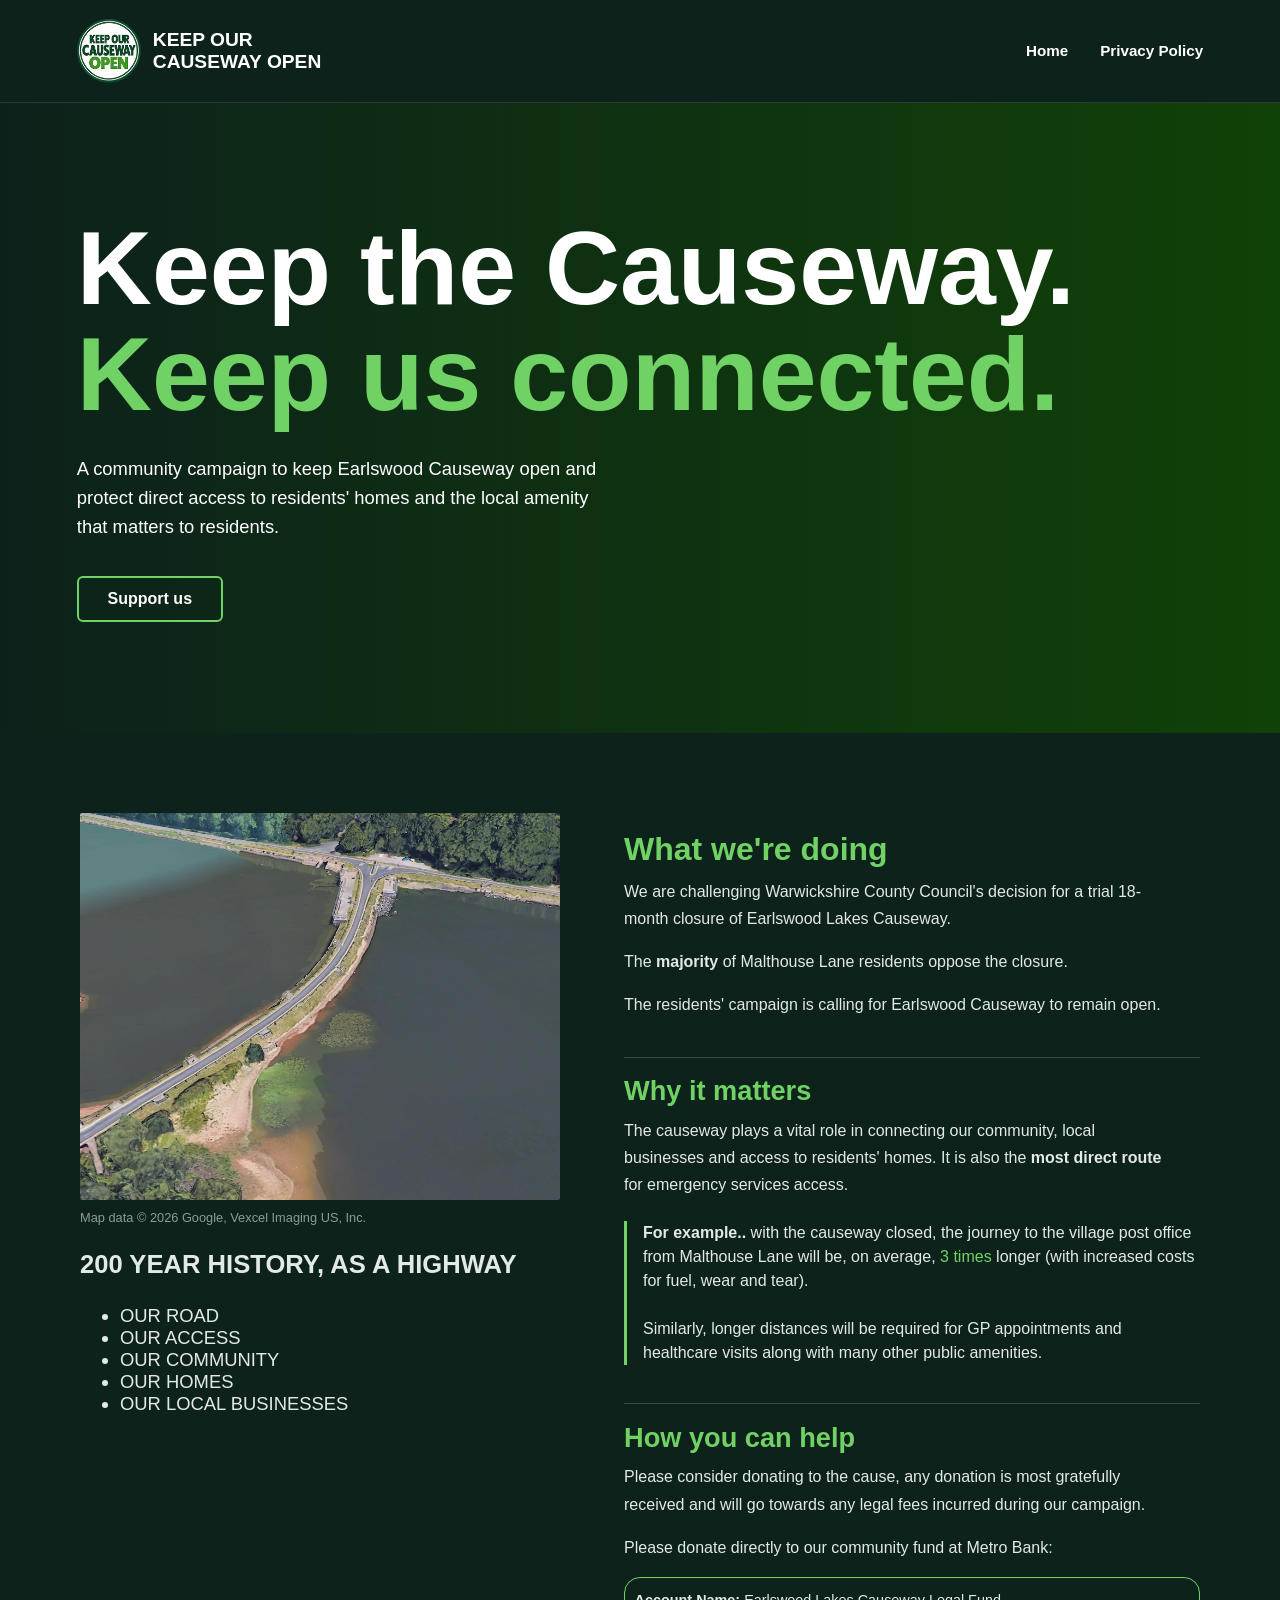
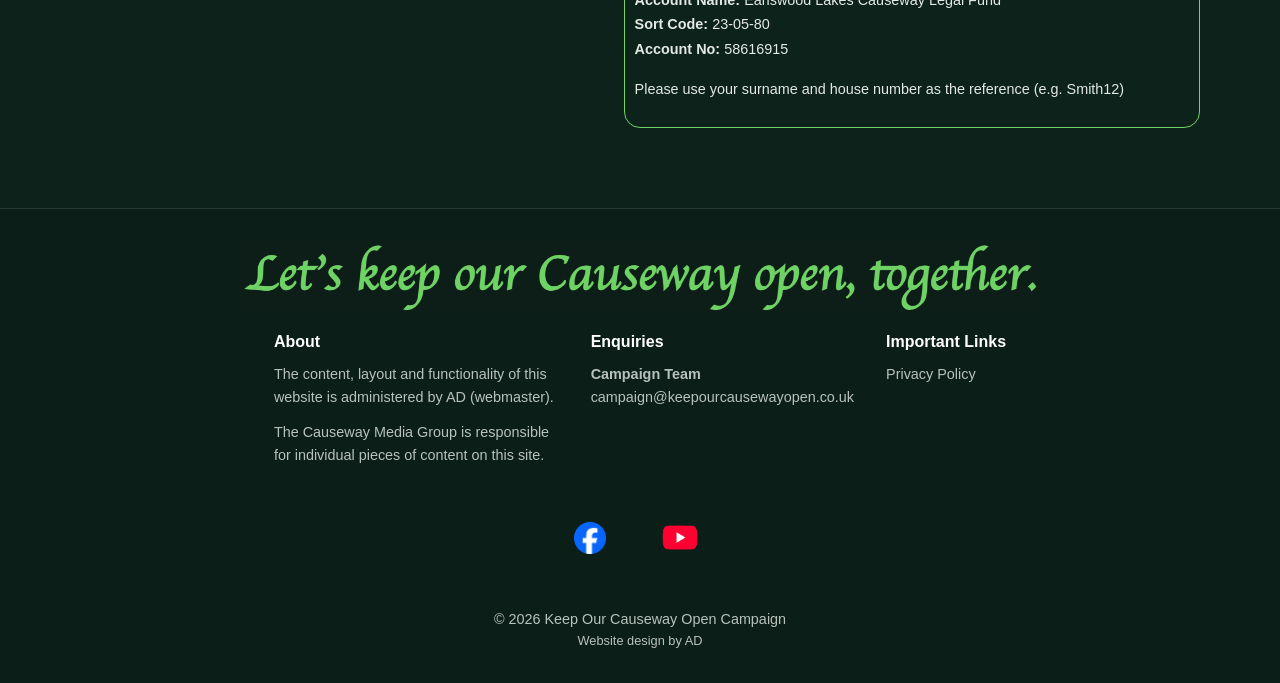
<file: index.html>
<!DOCTYPE html>
<html lang="en">
    <head>
        <meta charset="UTF-8">
        <meta name="viewport" content="width=device-width, initial-scale=1.0">
        <meta property="og:type" content="website">
        <meta property="og:title" content="Keep Our Causeway Open Campaign">
        <meta property="og:description" content="A community campaign to keep Earlswood Causeway open and protect direct access to residents' homes and the local amenity that matters to residents.">

        <link rel="stylesheet" href="/styles/main.css">
        <link rel="shortcut icon" href="/images/favicon.png" type="image/x-icon">
        <title>Keep Our Causeway Open Campaign - Earlswood Lakes Causeway</title>
    </head>
    <body>
        <!-- <div class="notice">
            <p>
                ⭐️ <b>SOON:</b> Site to be expanded with further pages... check back soon!</a>
            </p>
        </div> -->
        <header>
            <div class="headerTitle">
                <div class="headerTitle">
                    <a href="/" class="brandLink">
                        <img src="/images/favicon.png" style="width: 4rem;">
                        <span class="brandText">
                            KEEP OUR
                            <br>
                            CAUSEWAY OPEN
                        </span>
                    </a>
                </div>
            </div>

            <button class="menuButton" aria-expanded="false" aria-controls="menu" aria-label="Menu">
                <span></span>
                <span></span>
                <span></span>
            </button>
            <nav id="menu">
                <ul>
                    <li><a href="/">Home</a></li>
                    <li><a href="/privacy-policy">Privacy Policy</a></li>
                </ul>
            </nav>
        </header>

        <section class="hero">
            <video class="heroVideo" autoplay muted playsinline>
                <source src="/video/LowQualHeaderVideo.mp4" type="video/mp4">
            </video>
            <h1>Keep the Causeway.<span>Keep us connected.</span></h1>
            <p>A community campaign to keep Earlswood Causeway open and protect direct access to residents' homes and the local amenity that matters to residents.</p>
            <!-- <p class="showMobile"><small>This website is best viewed landscape.</small></p> -->
            <a class="button" href="#support-temp">Support us</a>
        </section>

        <section class="split">
            <figure class="splitMedia">
                <img src="/images/causeway_googleearth.png">
                <figcaption>Map data &copy 2026 Google, Vexcel Imaging US, Inc.</figcaption>
                <p style="font-size: 1.6rem;"><b>200 YEAR HISTORY, AS A HIGHWAY</b></p>
                <p>
                    <ul style="font-size: 1.15rem;">
                        <li>OUR ROAD</li>
                        <li>OUR ACCESS</li>
                        <li>OUR COMMUNITY</li>
                        <li>OUR HOMES</li>
                        <li>OUR LOCAL BUSINESSES</li>
                    </ul>
                </p>
            </figure>
        
            <div class="splitText">
                <div class="blockNoTopBar">
                    <h1 style="color: var(--title2)"><b>What we're doing</b></h1>
                    <p>We are challenging Warwickshire County Council's decision for a trial 18-month closure of Earlswood Lakes Causeway.</p>
                    <p>The <b>majority</b> of Malthouse Lane residents oppose the closure.</p>
                    <p>The residents' campaign is calling for Earlswood Causeway to remain open.</p>
                </div>
            
                <div class="block">
                    <h2 style="color: var(--title2)"><b>Why it matters</b></h2>
                    <p>The causeway plays a vital role in connecting our community, local businesses and access to residents' homes. It is also the <b>most direct route</b> for emergency services access.</p>
                    <div class="stat">
                        <span>
                            <b>For example.. </b>with the causeway closed, the journey to the village post office from Malthouse Lane will be, on average, <span class="statNum">3 times</span> longer (with increased costs for fuel, wear and tear).
                            <br><br>
                            Similarly, longer distances will be required for GP appointments and healthcare visits along with many other public amenities.
                        </span>
                    </div>
                </div>
            
                <div class="block" id="support-temp">
                    <h2 style="color: var(--title2)"><b>How you can help</b></h2>
                    <p>Please consider donating to the cause, any donation is most gratefully received and will go towards any legal fees incurred during our campaign.</p>
                    <p>Please donate directly to our community fund at Metro Bank:</p>
                    <div class="bankDetails">
                        <p>
                            <b>Account Name: </b>Earlswood Lakes Causeway Legal Fund
                            <br>
                            <b>Sort Code: </b>23-05-80
                            <br>
                            <b>Account No: </b> 58616915
                        </p>
                        <p>Please use your surname and house number as the reference (e.g. Smith12)</p>
                    </div>
                    <!-- <a class="button" href="/support.html">Support us</a> -->
                    
                </div>
            </div>
        </section>

        <script src="/scripts/menu.js"></script>
        <script src="/scripts/video.js"></script>
        <footer>
            <!-- <h3 style="color: var(--title2); text-align: center; display: block; font-size: 2.8rem; font-family: cursive, sans-serif;"><b>Let's keep our Causeway open, together.</b></h3><br> -->
            <img src="/images/letskeepourcausewayopentogether.png">
            <br>
            <div class="footerColumns">
                <div class="footerCol">
                    <h3>About</h3>
                    <p>The content, layout and functionality of this website is administered by AD (webmaster).</p>
                    <p>The Causeway Media Group is responsible for individual pieces of content on this site.</p>
                </div>
                <div class="footerCol">
                    <h3>Enquiries</h3>
                    <p><b>Campaign Team</b><br><a href="mailto:campaign@keepourcausewayopen.co.uk">campaign@keepourcausewayopen.co.uk</a></p>
                </div>
                <div class="footerCol">
                    <h3>Important Links</h3>
                    <ul>
                        <li><a href="/privacy-policy">Privacy Policy</a></li>
                    </ul>
                </div>
            </div>
            <br><br>
            <table class="socialTable">
                <tr>
                    <td>
                        <a href="https://facebook.com/keepourcausewayopen" target="_blank">
                            <img src="/images/Facebook_Logo_Primary.png" style="min-width: 16px;">
                        </a>
                    </td>
                    <td>
                        <a href="https://youtube.com/@KeepOurCausewayOpen" target="_blank">
                            <img src="/images/yt_icon_red_digital.png" style="min-height: 2.8rem">
                        </a>
                    </td>
                </tr>
            </table>
            <p class="footerCopy">&copy; 2026 Keep Our Causeway Open Campaign</p>
            <p class="footerSmall">Website design by AD</p>
        </footer>
    </body>
</html>
</file>
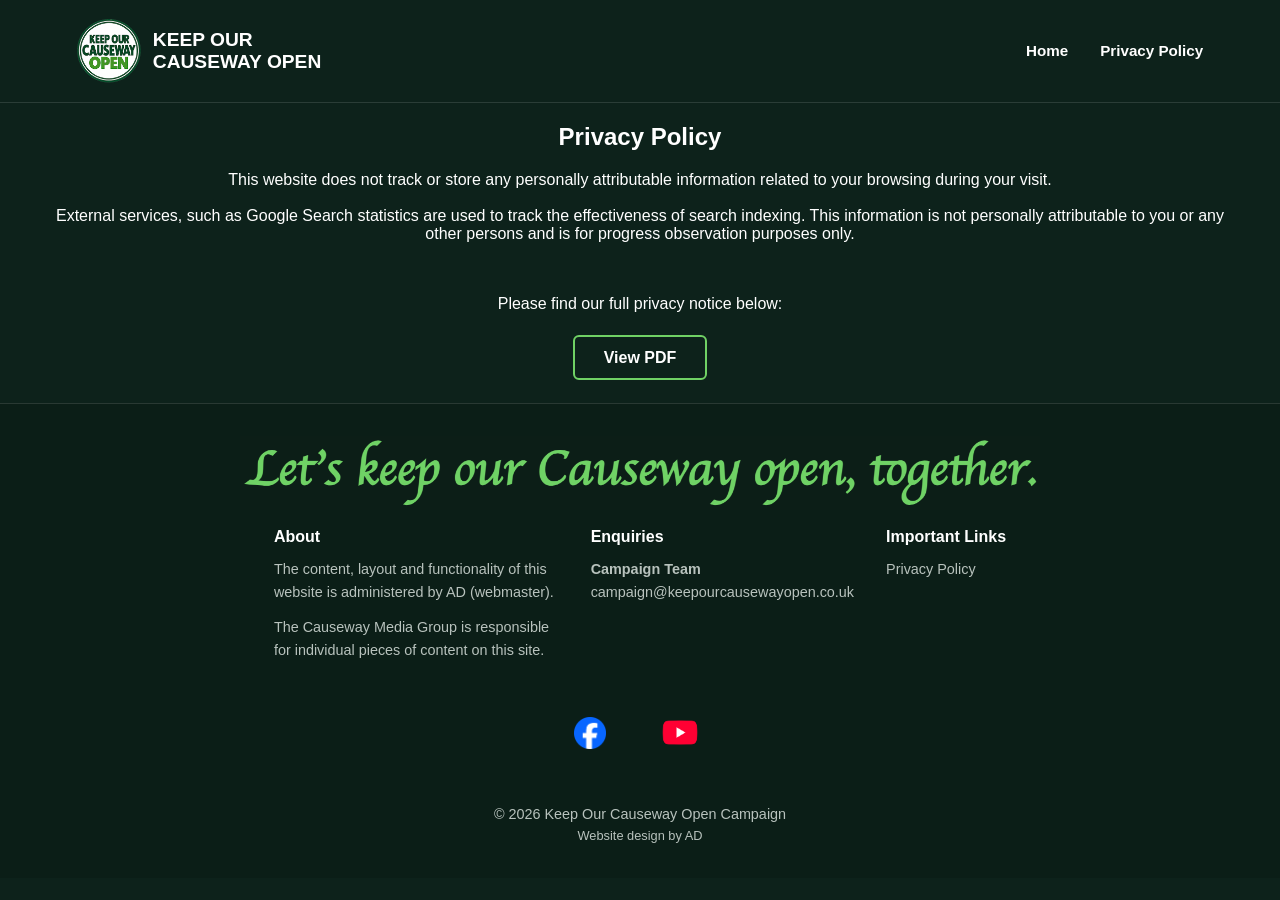
<file: privacy-policy.html>
<!DOCTYPE html>
<html lang="en">
    <head>
        <meta charset="UTF-8">
        <meta name="viewport" content="width=device-width, initial-scale=1.0">
        <meta property="og:type" content="website">
        <meta property="og:title" content="Keep Our Causeway Open Campaign">
        <meta property="og:description" content="A community campaign to keep Earlswood Causeway open and protect direct access to residents' homes and the local amenity that matters to residents.">

        <link rel="stylesheet" href="/styles/main.css">
        <link rel="shortcut icon" href="favicon.png" type="image/x-icon">
        <title>Privacy Policy - Keep Our Causeway Open Campaign - Earlswood Lakes Causeway</title>
    </head>
    <body>
        <header>
            <div class="headerTitle">
                <div class="headerTitle">
                    <a href="/" class="brandLink">
                        <img src="/images/favicon.png" style="width: 4rem;">
                        <span class="brandText">
                            KEEP OUR
                            <br>
                            CAUSEWAY OPEN
                        </span>
                    </a>
                </div>
            </div>

            <button class="menuButton" aria-expanded="false" aria-controls="menu" aria-label="Menu">
                <span></span>
                <span></span>
                <span></span>
            </button>
            <nav id="menu">
                <ul>
                    <li><a href="/">Home</a></li>
                    <li><a href="/privacy-policy">Privacy Policy</a></li>
                </ul>
            </nav>
        </header>

        <section class="content">
            <h1>Privacy Policy</h1>
            <p>
                This website does not track or store any personally attributable information related to your browsing during your visit.
                <br><br>
                External services, such as Google Search statistics are used to track the effectiveness of search indexing. This information is not personally attributable to you or any other persons and is for progress observation purposes only.</p>
                <br><br>
                Please find our full privacy notice below:
                <br><br><br>
                <a class="button" href="/files/keep-our-causeway-open-privacy-notice.pdf" target="_blank">View PDF</a>
        </section>
        <br><br>

        <script src="/scripts/menu.js"></script>
        <script src="/scripts/video.js"></script>
        <footer>
            <!-- <h3 style="color: var(--title2); text-align: center; display: block; font-size: 2.8rem; font-family: cursive, sans-serif;"><b>Let's keep our Causeway open, together.</b></h3> -->
            <img src="/images/letskeepourcausewayopentogether.png">
            <br>
            <div class="footerColumns">
                <div class="footerCol">
                    <h3>About</h3>
                    <p>The content, layout and functionality of this website is administered by AD (webmaster).</p>
                    <p>The Causeway Media Group is responsible for individual pieces of content on this site.</p>
                </div>
                <div class="footerCol">
                    <h3>Enquiries</h3>
                    <p><b>Campaign Team</b><br><a href="mailto:campaign@keepourcausewayopen.co.uk">campaign@keepourcausewayopen.co.uk</a></p>
                </div>
                <div class="footerCol">
                    <h3>Important Links</h3>
                    <ul>
                        <li><a href="/privacy-policy">Privacy Policy</a></li>
                    </ul>
                </div>
            </div>
            <br><br>
            <table class="socialTable">
                <tr>
                    <td>
                        <a href="https://facebook.com/keepourcausewayopen" target="_blank">
                            <img src="/images/Facebook_Logo_Primary.png" style="min-width: 16px;">
                        </a>
                    </td>
                    <td>
                        <a href="https://youtube.com/@KeepOurCausewayOpen" target="_blank">
                            <img src="/images/yt_icon_red_digital.png" style="min-height: 2.8rem">
                        </a>
                    </td>
                </tr>
            </table>
            <p class="footerCopy">&copy; 2026 Keep Our Causeway Open Campaign</p>
            <p class="footerSmall">Website design by AD</p>
        </footer>
    </body>
</html>
</file>
<file: styles/main.css>
:root {
    --dark: #0d221b;
    --green: #134f00;
    --title2: hsl(114, 55%, 61%);
    --pad: clamp(1.5rem, 6vw, 5rem);
}

body {
    font-family: 'Lucida Grande', sans-serif;
    margin: 0;
    background: var(--dark);
}

a {
    color: #fff;
    text-decoration: none;
}

header {
    background-color: var(--dark);
    border-bottom: 1px solid rgba(255, 255, 255, 0.12);
    color: #fff;
    padding: 1.2rem var(--pad);
    display: flex;
    justify-content: space-between;
    align-items: center;
    flex-wrap: wrap;
}

footer {
    background-color: #0b1e17;
    border-top: 1px solid rgba(255, 255, 255, 0.12);
    color: #fff;
    padding: 2rem var(--pad) 1.2rem;
}
footer img {
    max-width: 50rem;
    display: block;
    margin: auto;
}
.footerSmall {
    font-size: 0.8rem;
    text-align: center;
}

.footerColumns {
    max-width: 65%;
    display: grid;
    margin: 0 auto;
    grid-template-columns: minmax(0, 26rem) auto auto;
    justify-content: space-between;
    gap: 2rem;
}

footer h3 {
    margin: 0 0 0.75rem;
    font-size: 1rem;
    color: #fff;
}

footer p,
footer li,
footer a {
    color: #b8c2bd;
    font-size: 0.9rem;
    line-height: 1.6;
}

footer p {
    margin: 0 0 0.75rem;
}

footer ul {
    list-style: none;
    margin: 0;
    padding: 0;
}

footer a {
    text-decoration: none;
    overflow-wrap: anywhere;
}

footer a:hover {
    color: #fff;
    text-decoration: underline;
}

.footerCopy {
    margin: 2rem 0 0;
    padding-top: 1rem;
    text-align: center;
}

.socialTable {
    margin: 0 auto;
    border-collapse: collapse;
}

.socialTable td {
    padding: 0rem 1.5rem;
    text-align: center;
    vertical-align: middle;
}

.socialTable img {
    display: block;
    height: 2rem;
    width: auto;
}

.notice {
    display: flex;
    align-items: center;
    justify-content: center;
    position: sticky;

    background-color: #102a21;
    border-bottom: 1px solid rgba(255, 255, 255, 0.12);
    color: #fff;
    font-size: 0.75rem;
}
.notice p {
    text-align: center;
}

.brand {
    display: flex;
    flex-direction: column;
    line-height: 1.15;
}

.brand span {
    font-family: sans-serif;
    font-size: 0.8rem;
    font-weight: bold;
    letter-spacing: 0.12em;
}

.brand b {
    font-family: Georgia, serif;
    font-size: 1.4rem;
}

.brandLink {
    display: flex;
    align-items: center;
    gap: 0.75rem; /*between logo&text*/
}

.brandText {
    font-family: Arial, sans-serif;
    font-weight: bold;
    font-size: 1.2rem;
    line-height: 1.15;
    color: #fff;
}

nav ul {
    list-style: none;
    margin: 0;
    padding: 0;
    display: flex;
    gap: 2rem;
}

nav a {
    position: relative;
    font-weight: bold;
    font-size: 0.95rem;
    padding: 0.3rem 0;
}

nav a::after {
    content: "";
    position: absolute;
    left: 0;
    bottom: 0;
    width: 100%;
    height: 2px;
    background: #fff;
    transform: scaleX(0);
    transform-origin: left;
    transition: transform 0.25s ease;
}

nav a:hover::after,
nav a:focus-visible::after {
    transform: scaleX(1);
}

.menuButton {
    display: none;
    background: none;
    /* border: 1px solid rgba(255, 255, 255, 0.4); */
    border: none;
    border-radius: 6px;
    color: #fff;
    font: inherit;
    padding: 0.4rem 0.9rem;
    cursor: pointer;
}
.menuButton span {
    display: block;
    width: 1.6rem;
    height: 2px;
    background: #fff;
    transition: transform 0.3s ease, opacity 0.2s ease;
}
.menuButton span + span {
    margin-top: 6px;
}
/* hamburger > X animation */
.menuButton[aria-expanded="true"] span:nth-child(1) {
    transform: translateY(8px) rotate(45deg);
}
.menuButton[aria-expanded="true"] span:nth-child(2) {
    opacity: 0;
}
.menuButton[aria-expanded="true"] span:nth-child(3) {
    transform: translateY(-8px) rotate(-45deg);
}

.hero {
    background: var(--dark);
    position: relative;
    overflow: hidden;
    color: #fff;
    padding: 6rem var(--pad);
    min-height: 70vh;
    box-sizing: border-box;
    display: flex;
    flex-direction: column;
    justify-content: center;
    align-items: flex-start;
}

.hero h1 {
    font-family: 'Trebuchet MS', 'Lucida Sans Unicode', 'Lucida Grande', 'Lucida Sans', Arial, sans-serif;
    font-size: clamp(2.8rem, 9vw, 6.5rem);
    line-height: 1.02;
    margin: 0 0 1.8rem;
}

.hero h1 span {
    display: block;
    color: var(--title2);
}

.hero p {
    max-width: 34rem;
    font-size: 1.15rem;
    line-height: 1.55;
    margin: 0 0 2.2rem;
}

.content {
    color: #fff;
    text-align: center;
    padding-left: 3rem;
    padding-right: 3rem;
}

.button {
    border: 2px solid var(--title2);
    border-radius: 6px;
    padding: 0.75rem 1.8rem;
    font-weight: bold;
    transition: background-color 0.2s, color 0.2s, border 0.2s;
}

.button:hover,
.button:focus-visible {
    background-color: #fff;
    border: 2px solid #fff;
    color: var(--dark);
}

.showMobile {
    display: none;
}
/* mobile adpating */
@media (max-width: 700px) {
    header {
        position: sticky;
        top: 0;
        z-index: 30;
    }

    body {
        overflow-x: clip;
    }

    .hero {
        max-height: 80vh;
    }

    .showMobile {
        display: flex;
    }

    .menuButton {
        display: block;
    }

    .footerColumns {
        width: 100%;
        display: table-row;
        text-align: center;
    }

    footer img {
        max-width: 15rem;
    }

    nav {
        position: absolute;
        top: 100%;
        left: 0;
        width: 100%;
        height: calc(100dvh - 100%);
        background: var(--dark);
        padding: 2rem var(--pad);
        box-sizing: border-box;
        transform: translateX(100%);
        visibility: hidden;
        transition: transform 0.35s ease, visibility 0s 0.35s;
        border-top: 1px solid rgba(255, 255, 255, 0.12);
    }

    nav.open {
        transform: translateX(0);
        visibility: visible;
        transition: transform 0.35s ease;
    }

    nav ul {
        flex-direction: column;
        gap: 1.5rem;
    }

    nav a {
        display: inline-block;
        font-size: 1.6rem;
    }

    nav li {
        opacity: 0;
        transition: opacity 0.4s ease;
    }

    nav.open li {
        opacity: 1;
    }

    nav.open li:nth-child(1) { transition-delay: 0.25s; }
    nav.open li:nth-child(2) { transition-delay: 0.35s; }
    nav.open li:nth-child(3) { transition-delay: 0.45s; }
    nav.open li:nth-child(4) { transition-delay: 0.55s; }
    nav.open li:nth-child(5) { transition-delay: 0.65s; }
    nav.open li:nth-child(6) { transition-delay: 0.75s; }
}

.heroVideo {
    position: absolute;
    inset: 0;
    width: 100%;
    height: 100%;
    object-fit: cover;
    z-index: 0;
}

.hero::before {
    content: "";
    position: absolute;
    inset: 0;
    background: linear-gradient(90deg, rgba(13, 34, 27, 0.92), rgba(19, 79, 0, 0.7));
    z-index: 1;
}

.hero > :not(.heroVideo) {
    position: relative;
    z-index: 2;
}
.split {
    display: grid;
    grid-template-columns: 1fr;
    gap: 2.5rem;
    max-width: 70rem;
    margin: 0 auto;
    padding: 5rem var(--pad);
    color: #e3e9e5;
}

.splitMedia {
    margin: 0;
}

.splitMedia img {
    width: 100%;
    height: auto;
    display: block;
    border-radius: 2px;
}

.splitMedia figcaption {
    margin-top: 0.6rem;
    font-size: 0.8rem;
    color: #8f9c95;
}

.block {
    border-top: 1px solid rgba(255, 255, 255, 0.18);
    padding-top: 1.1rem;
    margin-bottom: 2.4rem;
}
.blockNoTopBar {
    border-top: none;
    padding-top: 1.1rem;
    margin-bottom: 2.4rem;
}

.block:last-child {
    margin-bottom: 0;
}

.splitText h1 {
    font-family: 'Trebuchet MS', 'Lucida Sans Unicode', 'Lucida Grande', 'Lucida Sans', Arial, sans-serif;
    font-weight: normal;
    font-size: 2rem;
    color: #fff;
    margin: 0 0 0.6rem;
}
.splitText h2 {
    font-family: 'Trebuchet MS', 'Lucida Sans Unicode', 'Lucida Grande', 'Lucida Sans', Arial, sans-serif;
    font-weight: normal;
    font-size: 1.7rem;
    color: #fff;
    margin: 0 0 0.6rem;
}

.splitText p {
    margin: 0 0 1rem;
    line-height: 1.7;
    max-width: 34rem;
}

.stat {
    display: flex;
    align-items: baseline;
    gap: 1rem;
    margin-top: 1.4rem;
    padding-left: 1rem;
    border-left: 3px solid var(--title2);   /* the one use of green */
    line-height: 1.5;
}

.statNum {
    color: var(--title2);
}

.splitText .button {
    display: inline-block;
}

@media (min-width: 701px) {
    .split {
        grid-template-columns: 5fr 6fr;
        gap: 4rem;
        align-items: start;
    }

    .splitMedia {
        position: sticky;
        top: 2rem;
    }

    .split.reverse .splitMedia {
        order: 2;
    }
}

.bankDetails {
    border: var(--title2);
    border-style: solid;
    border-radius: 1rem;
    border-width: 0.1rem;
    padding: 0.6rem;
    font-size: 0.9rem;
}
</file>
